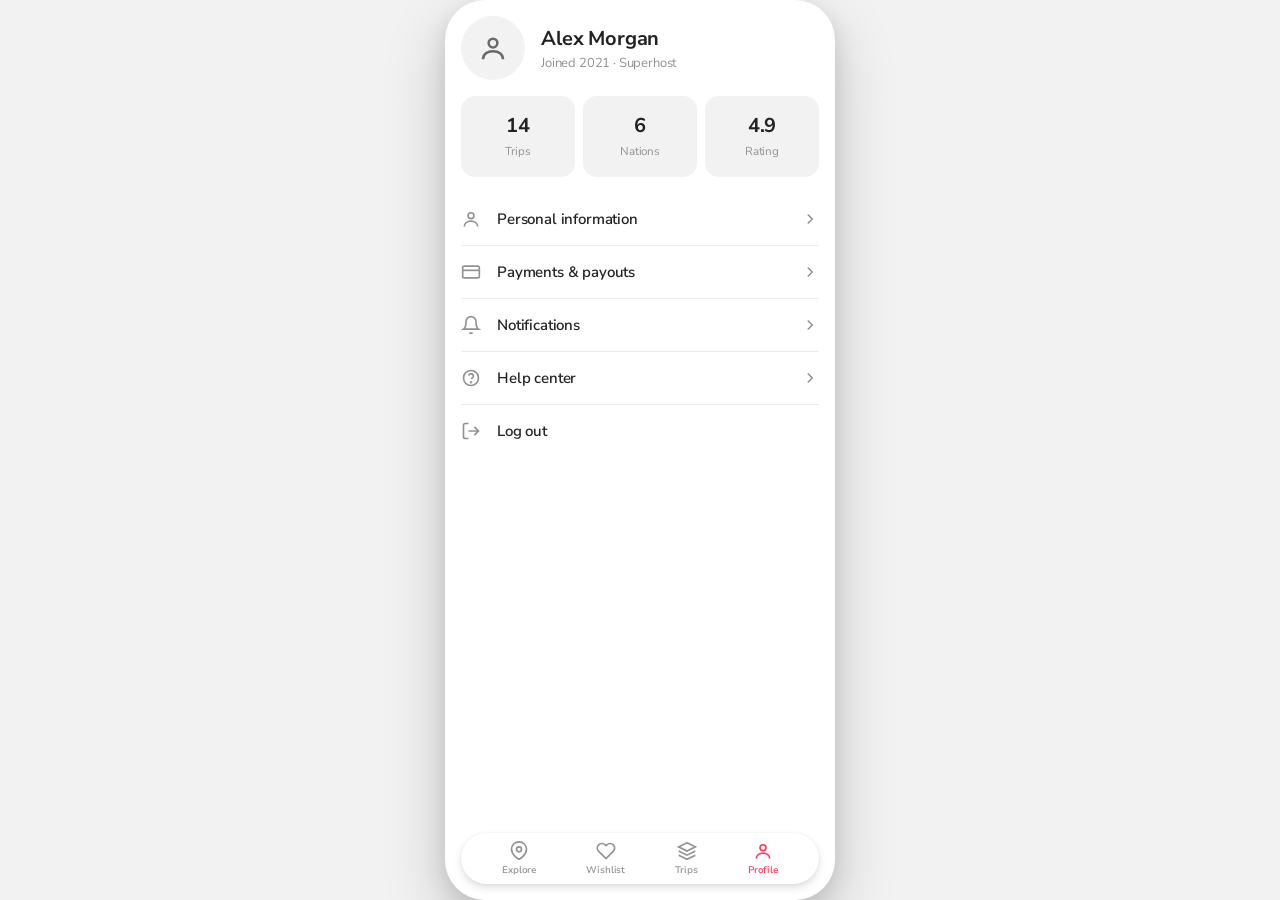
<file: profile.html>
<!DOCTYPE html>
<html lang="en">
<head>
<meta charset="UTF-8" />
<meta name="viewport" content="width=device-width, initial-scale=1.0, viewport-fit=cover" />
<title>Profile — Wanderstay</title>
<link rel="preconnect" href="https://fonts.googleapis.com" />
<link rel="preconnect" href="https://fonts.gstatic.com" crossorigin />
<link href="https://fonts.googleapis.com/css2?family=Nunito+Sans:wght@400;500;600;700;800&display=swap" rel="stylesheet" />
<link rel="stylesheet" href="css/style.css" />
</head>
<body>
  <div class="app">
    <div class="profile-head">
      <div class="avatar">
        <svg width="30" height="30" viewBox="0 0 24 24" fill="none" stroke="currentColor" stroke-width="2"><circle cx="12" cy="8" r="3.5"/><path d="M4 21c0-4 3.5-6.5 8-6.5s8 2.5 8 6.5"/></svg>
      </div>
      <div>
        <div class="name">Alex Morgan</div>
        <div class="sub">Joined 2021 · Superhost</div>
      </div>
    </div>

    <div class="stats">
      <div class="stat"><b>14</b><span>Trips</span></div>
      <div class="stat"><b>6</b><span>Nations</span></div>
      <div class="stat"><b>4.9</b><span>Rating</span></div>
    </div>

    <div class="menu-list">
      <a class="menu-item" href="#">
        <span class="ic"><svg width="20" height="20" viewBox="0 0 24 24" fill="none" stroke="currentColor" stroke-width="2"><circle cx="12" cy="8" r="3.5"/><path d="M4 21c0-4 3.5-6.5 8-6.5s8 2.5 8 6.5"/></svg></span>
        Personal information
        <span class="caret"><svg width="18" height="18" viewBox="0 0 24 24" fill="none" stroke="currentColor" stroke-width="2"><path d="m9 18 6-6-6-6"/></svg></span>
      </a>
      <a class="menu-item" href="#">
        <span class="ic"><svg width="20" height="20" viewBox="0 0 24 24" fill="none" stroke="currentColor" stroke-width="2"><rect x="2" y="5" width="20" height="14" rx="2"/><path d="M2 10h20"/></svg></span>
        Payments &amp; payouts
        <span class="caret"><svg width="18" height="18" viewBox="0 0 24 24" fill="none" stroke="currentColor" stroke-width="2"><path d="m9 18 6-6-6-6"/></svg></span>
      </a>
      <a class="menu-item" href="#">
        <span class="ic"><svg width="20" height="20" viewBox="0 0 24 24" fill="none" stroke="currentColor" stroke-width="2"><path d="M18 8a6 6 0 0 0-12 0c0 7-3 9-3 9h18s-3-2-3-9"/><path d="M13.7 21a2 2 0 0 1-3.4 0"/></svg></span>
        Notifications
        <span class="caret"><svg width="18" height="18" viewBox="0 0 24 24" fill="none" stroke="currentColor" stroke-width="2"><path d="m9 18 6-6-6-6"/></svg></span>
      </a>
      <a class="menu-item" href="#">
        <span class="ic"><svg width="20" height="20" viewBox="0 0 24 24" fill="none" stroke="currentColor" stroke-width="2"><circle cx="12" cy="12" r="9"/><path d="M9.1 9a3 3 0 0 1 5.8 1c0 2-3 3-3 3"/><circle cx="12" cy="17" r=".5"/></svg></span>
        Help center
        <span class="caret"><svg width="18" height="18" viewBox="0 0 24 24" fill="none" stroke="currentColor" stroke-width="2"><path d="m9 18 6-6-6-6"/></svg></span>
      </a>
      <a class="menu-item" href="index.html" style="color: var(--danger);">
        <span class="ic"><svg width="20" height="20" viewBox="0 0 24 24" fill="none" stroke="currentColor" stroke-width="2"><path d="M9 21H5a2 2 0 0 1-2-2V5a2 2 0 0 1 2-2h4M16 17l5-5-5-5M21 12H9"/></svg></span>
        Log out
      </a>
    </div>

    <nav class="nav">
      <a class="tab" href="index.html"><svg width="20" height="20" viewBox="0 0 24 24" fill="none" stroke="currentColor" stroke-width="2"><path d="M21 10c0 7-9 12-9 12s-9-5-9-12a9 9 0 0 1 18 0z"/><circle cx="12" cy="10" r="3"/></svg>Explore</a>
      <a class="tab" href="wishlist.html"><svg width="20" height="20" viewBox="0 0 24 24" fill="none" stroke="currentColor" stroke-width="2"><path d="M20.8 4.6a5.5 5.5 0 0 0-7.8 0L12 5.6l-1-1a5.5 5.5 0 0 0-7.8 7.8l1 1L12 21l7.8-7.6 1-1a5.5 5.5 0 0 0 0-7.8z"/></svg>Wishlist</a>
      <a class="tab" href="trips.html"><svg width="20" height="20" viewBox="0 0 24 24" fill="none" stroke="currentColor" stroke-width="2"><path d="M12 2 2 7l10 5 10-5-10-5z"/><path d="M2 17l10 5 10-5"/><path d="M2 12l10 5 10-5"/></svg>Trips</a>
      <a class="tab active" href="profile.html"><svg width="20" height="20" viewBox="0 0 24 24" fill="none" stroke="currentColor" stroke-width="2"><circle cx="12" cy="8" r="3.5"/><path d="M4 21c0-4 3.5-6.5 8-6.5s8 2.5 8 6.5"/></svg>Profile</a>
    </nav>
  </div>

  <script src="js/main.js"></script>
</body>
</html>
</file>
<file: css/style.css>
:root {
  --primary: #ff385c;
  --primary-hover: #e00b41;
  --secondary: #222222;
  --background: #ffffff;
  --surface: #ffffff;
  --surface-muted: #f2f2f2;
  --surface-hover: #f7f7f7;
  --foreground: #222222;
  --foreground-secondary: #6a6a6a;
  --foreground-muted: #929292;
  --border: #c1c1c1;
  --border-subtle: rgba(0,0,0,0.08);
  --accent: #b76e79;
  --info: #428bff;
  --luxe: #460479;
  --plus: #92174d;

  --r-sm: 8px;
  --r-md: 14px;
  --r-lg: 20px;
  --r-xl: 32px;
  --r-full: 9999px;

  --sp-xs: 4px;
  --sp-sm: 8px;
  --sp-md: 16px;
  --sp-lg: 24px;
  --sp-xl: 32px;

  --elev-1: rgba(0,0,0,0.02) 0px 0px 0px 1px, rgba(0,0,0,0.04) 0px 2px 6px, rgba(0,0,0,0.1) 0px 4px 8px;
  --elev-2: rgba(0,0,0,0.08) 0px 4px 12px;
  --elev-3: rgba(0,0,0,0.12) 0px 8px 24px;

  --font: 'Nunito Sans', -apple-system, system-ui, Roboto, "Helvetica Neue", sans-serif;
}

* { margin: 0; padding: 0; box-sizing: border-box; }
html, body { height: 100%; }
body {
  font-family: var(--font);
  background: var(--surface-muted);
  color: var(--foreground);
  -webkit-font-smoothing: antialiased;
  letter-spacing: -0.01em;
}
svg { display: block; }

.app {
  max-width: 420px;
  margin: 0 auto;
  min-height: 100vh;
  background: var(--background);
  box-shadow: var(--elev-2);
  display: flex;
  flex-direction: column;
}

/* typography scale */
.display-lg { font-size: 1.75rem; font-weight: 700; letter-spacing: -0.44px; }
.heading-md { font-size: 1.375rem; font-weight: 600; letter-spacing: -0.28px; }
.feature-title { font-size: 1.25rem; font-weight: 600; letter-spacing: -0.22px; }
.ui-md { font-size: 1rem; font-weight: 500; }
.body-md { font-size: 0.875rem; font-weight: 400; }
.caption { font-size: 0.75rem; font-weight: 500; }
.muted { color: var(--foreground-muted); }
.secondary { color: var(--foreground-secondary); }

a { color: inherit; text-decoration: none; }

/* buttons */
.btn {
  display: inline-flex; align-items: center; justify-content: center; gap: var(--sp-sm);
  border: none; cursor: pointer;
  border-radius: var(--r-sm);
  padding: var(--sp-sm) var(--sp-md);
  font-family: var(--font);
  font-size: 0.875rem; font-weight: 600;
  background: var(--primary); color: #fff;
  transition: background-color .2s ease, transform .15s ease;
}
.btn:hover { background: var(--primary-hover); }
.btn:active { transform: scale(.98); }
.btn-dark { background: var(--secondary); }
.btn-dark:hover { background: var(--foreground); }

.icon-btn {
  width: 32px; height: 32px;
  border-radius: 50%;
  border: none;
  background: rgba(255,255,255,0.92);
  color: var(--secondary);
  cursor: pointer;
  display: flex; align-items: center; justify-content: center;
  box-shadow: var(--elev-1);
  transition: transform .15s ease;
}
.icon-btn:active { transform: scale(.9); }

.fav.on svg { fill: currentColor; color: var(--primary); }

/* ============ Explore (index) ============ */
.hero { position: relative; }
.hero img { width: 100%; height: 240px; object-fit: cover; display: block; border-radius: 0 0 var(--r-xl) var(--r-xl); }
.hero .shade {
  position: absolute; inset: 0;
  border-radius: 0 0 var(--r-xl) var(--r-xl);
  background: linear-gradient(to top, rgba(0,0,0,0.42), rgba(0,0,0,0) 55%);
}
.hero .hero-title {
  position: absolute; left: var(--sp-lg); right: var(--sp-lg); bottom: 48px;
  color: #fff; text-shadow: 0 1px 8px rgba(0,0,0,0.25);
}

.searchbar {
  position: relative; z-index: 2;
  margin: -28px var(--sp-md) 0;
  display: flex; align-items: center; gap: var(--sp-sm);
  background: var(--surface);
  border-radius: var(--r-full);
  padding: var(--sp-sm) var(--sp-sm) var(--sp-sm) var(--sp-md);
  box-shadow: var(--elev-2);
}
.searchbar .txt { flex: 1; min-width: 0; }
.searchbar .lbl { font-weight: 600; font-size: 0.875rem; }
.searchbar .sub { color: var(--foreground-muted); font-size: 0.75rem; white-space: nowrap; overflow: hidden; text-overflow: ellipsis; }
.searchbar input {
  flex: 1; min-width: 0;
  border: none; outline: none; background: transparent;
  font-family: var(--font);
  font-size: 0.875rem; font-weight: 600;
  color: var(--foreground);
}
.searchbar input::placeholder { color: var(--foreground-muted); font-weight: 500; }
.searchbar .go {
  width: 32px; height: 32px; flex: 0 0 auto;
  border: none; cursor: pointer;
  border-radius: 50%; background: var(--primary); color: #fff;
  display: flex; align-items: center; justify-content: center;
}

.cats { display: grid; grid-template-columns: repeat(5, 1fr); gap: var(--sp-sm); padding: var(--sp-md); }
.cat {
  flex: 0 0 auto; display: flex; flex-direction: column; align-items: center; gap: var(--sp-xs);
  background: none; border: none; cursor: pointer;
  font-family: var(--font); font-size: 0.72rem; font-weight: 600;
  color: var(--foreground-muted);
}
.cat .ic { width: 30px; height: 30px; display: flex; align-items: center; justify-content: center; opacity: .55; }
.cat.active { color: var(--foreground); }
.cat.active .ic { opacity: 1; }
.cat.active::after { content: ""; width: 100%; height: 2px; background: var(--foreground); border-radius: var(--r-full); }

.section { padding: var(--sp-sm) var(--sp-md) 0; }
.section-head { display: flex; align-items: center; justify-content: space-between; margin-bottom: var(--sp-md); }

.dest-row { display: flex; gap: var(--sp-md); overflow-x: auto; padding: 0 var(--sp-md) var(--sp-md); scrollbar-width: none; }
.dest-row::-webkit-scrollbar { display: none; }
.dest { flex: 0 0 auto; text-align: center; }
.dest img { width: 64px; height: 64px; border-radius: 50%; object-fit: cover; border: 2px solid var(--surface); box-shadow: var(--elev-1); }
.dest span { display: block; margin-top: var(--sp-xs); font-size: 0.72rem; font-weight: 600; }

.feature-card { margin: 0 var(--sp-md) var(--sp-md); border-radius: var(--r-lg); overflow: hidden; box-shadow: var(--elev-1); display: block; }
.feature-card .media { position: relative; aspect-ratio: 16/10; }
.feature-card .media img { width: 100%; height: 100%; object-fit: cover; display: block; }
.feature-card .media .fav { position: absolute; top: var(--sp-md); right: var(--sp-md); }
.feature-card .body { padding: var(--sp-md); }
.feature-card .row { display: flex; justify-content: space-between; align-items: center; gap: var(--sp-sm); }
.feature-card .title { font-size: 1rem; font-weight: 600; }
.feature-card .meta { color: var(--foreground-muted); font-size: 0.8125rem; margin-top: 2px; }
.feature-card .rating { display: inline-flex; align-items: center; gap: 3px; font-size: 0.8125rem; font-weight: 600; }
.feature-card .price { margin-top: var(--sp-xs); font-size: 0.8125rem; color: var(--foreground-muted); }
.feature-card .price b { color: var(--foreground); font-weight: 700; }

/* floating bottom nav */
.nav {
  position: sticky;
  bottom: var(--sp-md);
  margin: auto var(--sp-md) var(--sp-md);
  background: var(--surface);
  border-radius: var(--r-full);
  box-shadow: var(--elev-1);
  display: flex; justify-content: space-around;
  padding: var(--sp-sm) var(--sp-md);
}
.nav .tab {
  display: flex; flex-direction: column; align-items: center; gap: 2px;
  font-size: 0.6rem; font-weight: 600; color: var(--foreground-muted);
  background: none; border: none; cursor: pointer;
}
.nav .tab.active { color: var(--primary); }

/* ============ Property detail ============ */
.detail-hero { position: relative; }
.detail-hero img { width: 100%; height: 280px; object-fit: cover; display: block; border-radius: 0 0 var(--r-lg) var(--r-lg); }
.detail-hero .actions { position: absolute; inset: 0; padding: var(--sp-md); display: flex; justify-content: space-between; align-items: flex-start; }
.detail-hero .counter {
  position: absolute; bottom: var(--sp-md); right: var(--sp-md);
  background: rgba(0,0,0,0.5); color: #fff;
  font-size: 0.75rem; font-weight: 600;
  padding: var(--sp-xs) var(--sp-sm);
  border-radius: var(--r-full);
}

.detail-content { padding: var(--sp-md); display: flex; flex-direction: column; gap: var(--sp-md); flex: 1; }
.detail-title { font-size: 1.25rem; font-weight: 600; letter-spacing: -0.22px; }
.detail-meta { display: flex; align-items: center; gap: var(--sp-sm); color: var(--foreground-muted); font-size: 0.8125rem; }
.detail-meta .rating { display: inline-flex; align-items: center; gap: 3px; font-weight: 700; color: var(--foreground); }

.chips { display: flex; flex-wrap: wrap; gap: var(--sp-sm); }
.chip {
  display: inline-flex; align-items: center; gap: var(--sp-sm);
  padding: var(--sp-sm) var(--sp-md);
  background: var(--surface-muted);
  border-radius: var(--r-full);
  font-size: 0.8125rem; font-weight: 600;
  color: var(--foreground);
}
.chip svg { width: 16px; height: 16px; color: var(--foreground-secondary); }

.host-row { display: flex; align-items: center; gap: var(--sp-md); }
.host-row .avatar {
  width: 44px; height: 44px; border-radius: 50%;
  background: var(--surface-muted);
  display: flex; align-items: center; justify-content: center;
  color: var(--foreground-secondary);
}
.host-row .name { font-weight: 600; font-size: 0.9375rem; }
.host-row .sub { font-size: 0.8125rem; color: var(--foreground-muted); }

.divider { height: 1px; background: var(--border-subtle); }
.about p { font-size: 0.875rem; line-height: 1.6; color: var(--foreground-secondary); margin-top: var(--sp-sm); }

.booking-bar {
  margin-top: auto;
  display: flex; align-items: center; justify-content: space-between; gap: var(--sp-md);
  padding: var(--sp-md);
  border-top: 1px solid var(--border-subtle);
  background: var(--surface);
}
.booking-bar .price { font-size: 0.875rem; color: var(--foreground-muted); }
.booking-bar .price b { font-size: 1.125rem; font-weight: 700; color: var(--foreground); }

/* ============ Booking / guests ============ */
.page-header { display: flex; align-items: center; gap: var(--sp-md); padding: var(--sp-md); position: relative; }
.page-header .title { position: absolute; left: 50%; transform: translateX(-50%); font-size: 1rem; font-weight: 600; }

.summary-card {
  margin: 0 var(--sp-md) var(--sp-md);
  display: flex; gap: var(--sp-md); align-items: center;
  padding: var(--sp-sm);
  border-radius: var(--r-md);
  box-shadow: var(--elev-1);
}
.summary-card img { width: 72px; height: 72px; border-radius: var(--r-sm); object-fit: cover; }
.summary-card .t { font-weight: 600; font-size: 0.875rem; }
.summary-card .m { font-size: 0.75rem; color: var(--foreground-muted); margin-top: 2px; }
.summary-card .r { display: inline-flex; align-items: center; gap: 3px; font-size: 0.75rem; font-weight: 700; margin-top: var(--sp-xs); }

.stepper { display: flex; align-items: center; justify-content: space-between; padding: var(--sp-md); }
.stepper + .stepper { border-top: 1px solid var(--border-subtle); }
.stepper .info .t { font-weight: 600; font-size: 0.9375rem; }
.stepper .info .s { font-size: 0.75rem; color: var(--foreground-muted); margin-top: 2px; }
.stepper .ctrl { display: flex; align-items: center; gap: var(--sp-md); }
.stepper .ctrl button {
  width: 30px; height: 30px; border-radius: 50%;
  border: 1px solid var(--border);
  background: var(--surface); color: var(--foreground);
  cursor: pointer; font-size: 1rem; line-height: 1;
  display: flex; align-items: center; justify-content: center;
  transition: border-color .15s ease;
}
.stepper .ctrl button:hover { border-color: var(--foreground); }
.stepper .ctrl button:disabled { color: var(--border); cursor: default; }
.stepper .ctrl .n { min-width: 20px; text-align: center; font-weight: 600; font-size: 0.9375rem; }

.price-details { padding: var(--sp-md); }
.price-details .line { display: flex; justify-content: space-between; padding: var(--sp-xs) 0; font-size: 0.8125rem; color: var(--foreground-secondary); }
.price-details .line.total { border-top: 1px solid var(--border-subtle); margin-top: var(--sp-sm); padding-top: var(--sp-sm); font-weight: 700; color: var(--foreground); }

.footer-bar { margin-top: auto; padding: var(--sp-md); border-top: 1px solid var(--border-subtle); background: var(--surface); }
.footer-bar .btn { width: 100%; padding: var(--sp-md); font-size: 0.9375rem; }

.brand { display: inline-flex; align-items: center; color: var(--primary); }
.brand svg { width: 26px; height: 26px; }

/* page heading + list (wishlist / trips / profile) */
.page-title { padding: var(--sp-md); font-size: 1.375rem; font-weight: 600; letter-spacing: -0.28px; }
.menu-list { padding: 0 var(--sp-md) var(--sp-md); }
.menu-item {
  display: flex; align-items: center; gap: var(--sp-md);
  padding: var(--sp-md) 0;
  border-bottom: 1px solid var(--border-subtle);
  font-size: 0.9375rem; font-weight: 600;
}
.menu-item:last-child { border-bottom: none; }
.menu-item .ic { color: var(--foreground-muted); display: flex; }
.menu-item .caret { margin-left: auto; color: var(--foreground-muted); }

.profile-head { display: flex; align-items: center; gap: var(--sp-md); padding: var(--sp-md); }
.profile-head .avatar {
  width: 64px; height: 64px; border-radius: 50%;
  background: var(--surface-muted);
  display: flex; align-items: center; justify-content: center;
  color: var(--foreground-secondary);
}
.profile-head .name { font-weight: 700; font-size: 1.25rem; }
.profile-head .sub { font-size: 0.8125rem; color: var(--foreground-muted); margin-top: 2px; }

.stats { display: flex; gap: var(--sp-sm); padding: 0 var(--sp-md) var(--sp-md); }
.stats .stat {
  flex: 1; text-align: center;
  padding: var(--sp-md) var(--sp-sm);
  background: var(--surface-muted);
  border-radius: var(--r-md);
}
.stats .stat b { display: block; font-size: 1.25rem; font-weight: 700; }
.stats .stat span { font-size: 0.72rem; color: var(--foreground-muted); }

.status {
  display: inline-block;
  font-size: 0.72rem; font-weight: 700;
  padding: 2px 8px; border-radius: var(--r-md);
  background: var(--surface-muted); color: var(--foreground-secondary);
}
.status.upcoming { background: var(--primary); color: #fff; }

.card-list { display: flex; flex-direction: column; gap: var(--sp-md); padding: var(--sp-md); }

/* ============ desktop phone frame ============ */
@media (min-width: 768px) {
  body {
    display: flex;
    align-items: center;
    justify-content: center;
    height: 100vh;
    overflow: hidden;
  }
  .app {
    width: 390px;
    height: 100vh;
    min-height: 0;
    border-radius: 40px;
    box-shadow: 0 24px 64px rgba(0,0,0,0.18), 0 8px 24px rgba(0,0,0,0.12);
    overflow-y: auto;
    overflow-x: hidden;
  }
  .app > * { flex-shrink: 0; }
}
</file>
